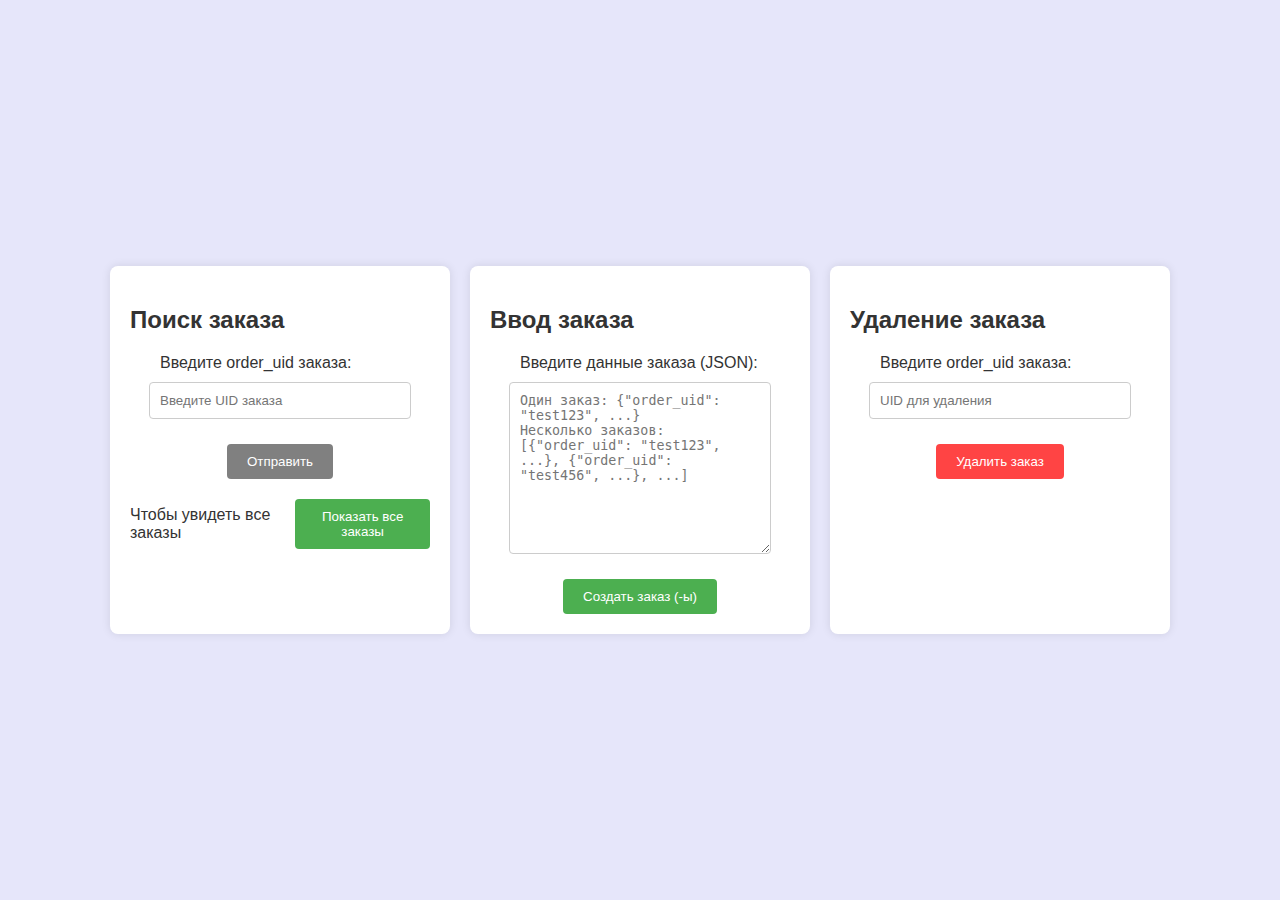
<file: L0/service/web/index.html>
<!DOCTYPE html>
<html lang="ru">

<head>
    <meta charset="UTF-8">
    <meta name="viewport" content="width=device-width, initial-scale=1.0">
    <title>Управление заказами</title>
    <style>
        body {
            margin: 0;
            padding: 0;
            font-family: Arial, sans-serif;
            background-color: #E6E6FA;
            display: flex;
            justify-content: center;
            align-items: center;
            min-height: 100vh;
            font-size: 16px;
        }

        .main-container {
            display: flex;
            gap: 20px;
            padding: 20px;
        }

        .window {
            background-color: white;
            padding: 20px;
            border-radius: 8px;
            box-shadow: 0 0 10px rgba(0, 0, 0, 0.1);
            width: 300px;
        }

        .form-group {
            display: flex;
            flex-direction: column;
            align-items: center;
            gap: 10px;
            margin-top: 20px;
        }
    </style>
</head>

<body>
    <div class="main-container">
        <!-- Левое окно (оригинал) -->
        <div class="window">
            <h2 style="font-size: 1.5rem; margin-bottom: 20px; color: #333;">Поиск заказа</h2>
            <form class="form-group" action="/order/" method="GET">
                <label for="orderUid" style="display: block; text-align: left; width: 80%; color: #333;">
                    Введите order_uid заказа:
                </label>
                <input type="text" id="orderUid" name="order_uid"
                    style="padding: 10px; width: 80%; border: 1px solid #ccc; border-radius: 4px;" required
                    placeholder="Введите UID заказа">
                <button type="submit"
                    style="padding: 10px 20px; background-color: #808080; color: white; border: none; border-radius: 4px; cursor: pointer; margin-top: 15px;">
                    Отправить
                </button>
                <div id="error-message"
                    style="color: red; margin-top: 15px; text-align: left; width: 80%; display: none;"></div>
            </form>

            <div
                style="display: flex; align-items: center; justify-content: space-between; width: 100%; margin-top: 20px; gap: 20px;">
                <p style="margin: 0; font-size: 1rem; color: #333;">Чтобы увидеть все заказы</p>
                <button onclick="showAllOrders()"
                    style="padding: 10px 20px; background-color: #4CAF50; color: white; border: none; border-radius: 4px; cursor: pointer;">
                    Показать все заказы
                </button>
            </div>
        </div>

        <!-- Среднее окно (Ввод заказа) -->
        <div class="window">
            <h2 style="font-size: 1.5rem; margin-bottom: 20px; color: #333;">Ввод заказа</h2>
            <form class="form-group" id="createOrderForm">
                <label for="newOrder" style="display: block; text-align: left; width: 80%; color: #333;">
                    Введите данные заказа (JSON):
                </label>
                <textarea id="newOrder" style="
                padding: 10px;
                width: 80%;
                height: 150px;
                border: 1px solid #ccc;
                border-radius: 4px;
                font-family: monospace;
                resize: vertical;
            " required placeholder='Один заказ: {"order_uid": "test123", ...}
Несколько заказов: [{"order_uid": "test123", ...}, {"order_uid": "test456", ...}, ...]'></textarea>

                <button type="submit" style="
            padding: 10px 20px;
            background-color: #4CAF50;
            color: white;
            border: none;
            border-radius: 4px;
            cursor: pointer;
            margin-top: 15px;
        ">
                    Создать заказ (-ы)
                </button>

                <div id="create-error" style="
            color: red;
            margin-top: 15px;
            text-align: left;
            width: 80%;
            display: none;
        "></div>

                <div id="create-success" style="
            color: green;
            margin-top: 15px;
            text-align: left;
            width: 80%;
            display: none;
        "></div>
            </form>
        </div>

        <!-- Правое окно (Удаление заказа) -->
        <div class="window">
            <h2 style="font-size: 1.5rem; margin-bottom: 20px; color: #333;">Удаление заказа</h2>
            <form class="form-group" id="deleteOrderForm">
                <label for="deleteOrder" style="display: block; text-align: left; width: 80%; color: #333;">
                    Введите order_uid заказа:
                </label>
                <input type="text" id="deleteOrder"
                    style="padding: 10px; width: 80%; border: 1px solid #ccc; border-radius: 4px;" required
                    placeholder="UID для удаления">

                <button type="submit" style="
 padding: 10px 20px;
 background-color: #ff4444;
 color: white;
 border: none;
 border-radius: 4px;
 cursor: pointer;
 margin-top: 15px;
 ">
                    Удалить заказ
                </button>

                <div id="delete-error" style="
 color: red;
 margin-top: 15px;
 text-align: left;
 width: 80%;
 display: none;
 "></div>

                <div id="delete-success" style="
 color: green;
 margin-top: 15px;
 text-align: left;
 width: 80%;
 display: none;
 "></div>
            </form>
        </div>

        <script>
            // Финальный исправленный обработчик создания заказа
            document.getElementById('createOrderForm').addEventListener('submit', async function (e) {
                e.preventDefault();
                const textarea = document.getElementById('newOrder');
                const errorDiv = document.getElementById('create-error');
                const successDiv = document.getElementById('create-success');

                errorDiv.style.display = 'none';
                successDiv.style.display = 'none';

                try {
                    // Валидация JSON - как массив
                    let jsonData = JSON.parse(textarea.value);

                    // если пришел объект - оборачиваем в массив
                    // если пришел массив - оставляем как есть
                    if (!Array.isArray(jsonData)) {
                        jsonData = [jsonData];
                    }

                    const response = await fetch('/order', {
                        method: 'POST',
                        headers: {
                            'Content-Type': 'application/json'
                        },
                        // отправка - всегда массив
                        body: JSON.stringify(jsonData)
                    });

                    const responseStatus = response.status;
                    const responseText = await response.text();

                    if (!response.ok) {
                        throw new Error(`HTTP error ${responseStatus}: ${responseText || 'Нет дополнительной информации'}`);
                    }

                    // Успешное создание
                    successDiv.style.display = 'block';
                    textarea.value = '';

                    // ОБРАБОТКА ОТВЕТА - теперь это массив результатов
                    if (responseText) {
                        try {
                            const results = JSON.parse(responseText);
                    
                            if (Array.isArray(results)) {
                                // Обрабатываем массив результатов
                                const successCount = results.filter(r => r.status === 'success').length;
                                const conflictCount = results.filter(r => r.status === 'conflict').length;
                                const errorCount = results.filter(r => r.status === 'error' || r.status === 'bad_request').length;
                        
                                successDiv.innerHTML = `
                                    Обработано заказов: ${results.length}<br>
                                    Успешно: ${successCount}<br>
                                    Дубликатов: ${conflictCount}<br>
                                    Ошибок: ${errorCount}
                                `;
                        
                                // Если есть ошибки - показываем детали
                                if (errorCount > 0) {
                                    const errorOrders = results.filter(r => r.status === 'error' || r.status === 'bad_request');
                                    successDiv.innerHTML += `<br><br><strong>Детали ошибок:</strong>`;
                                    errorOrders.forEach((order, index) => {
                                        successDiv.innerHTML += `<br>${index + 1}. ${order.order_uid}: ${order.message}`;
                                    });
                                }
                        
                                // Показываем дубликаты (если есть)
                                if (conflictCount > 0) {
                                    const conflictOrders = results.filter(r => r.status === 'conflict');
                                    successDiv.innerHTML += `<br><br><strong>Дубликаты:</strong>`;
                                    conflictOrders.forEach((order, index) => {
                                        successDiv.innerHTML += `<br>${index + 1}. ${order.order_uid}: ${order.message}`;
                                    });
                                }
                        
                                // Показываем UID успешно созданных заказов
                                const successOrders = results.filter(r => r.status === 'success');
                                if (successOrders.length > 0) {
                                    successDiv.innerHTML += `<br><br><strong>Созданные заказы:</strong>`;
                                    successOrders.forEach((order, index) => {
                                        successDiv.innerHTML += `<br>${index + 1}. ${order.order_uid}`;
                                    });
                                }
                            } else {
                                // На случай если ответ не массив (для обратной совместимости)
                                successDiv.innerHTML = 'Заказ успешно создан!';
                                if (results.order_uid) {
                                    successDiv.innerHTML += `<br>UID: ${results.order_uid}`;
                                }
                            }
                        } catch {
                            successDiv.innerHTML += `<br>Ответ сервера: ${responseText}`;
                        }
                    }

                } catch (error) {
                    errorDiv.innerText = `Ошибка: ${error.message.replace('JSON.parse:', '').trim()}`;
                    errorDiv.style.display = 'block';
                }
            });
        </script>

        <script>
            // Обработчик для формы удаления заказа
            document.getElementById('deleteOrderForm').addEventListener('submit', async function (e) {
                e.preventDefault();
                const input = document.getElementById('deleteOrder');
                const errorDiv = document.getElementById('delete-error');
                const successDiv = document.getElementById('delete-success');

                errorDiv.style.display = 'none';
                successDiv.style.display = 'none';

                const orderUID = input.value.trim();

                if (!orderUID) {
                    errorDiv.innerText = 'Пожалуйста, введите order_uid';
                    errorDiv.style.display = 'block';
                    return;
                }

                try {
                    const response = await fetch(`/order/${orderUID}`, {
                        method: 'DELETE'
                    });

                    const responseText = await response.text();

                    if (!response.ok) {
                        throw new Error(`HTTP error ${response.status}: ${responseText}`);
                    }

                    successDiv.innerText = `Заказ ${orderUID} успешно удален`;
                    successDiv.style.display = 'block';
                    input.value = '';

                } catch (error) {
                    errorDiv.innerText = `Ошибка: ${error.message}`;
                    errorDiv.style.display = 'block';
                }
            });
        </script>

        <script>
            // Оригинальный скрипт для левого окна
            document.querySelector('.window:first-child form').addEventListener('submit', function (e) {
                e.preventDefault();
                const orderUid = document.querySelector('#orderUid').value.trim();

                if (!orderUid) {
                    document.querySelector('#error-message').innerText = 'Параметр order_uid обязателен';
                    document.querySelector('#error-message').style.display = 'block';
                    return;
                }

                document.querySelector('#error-message').style.display = 'none';
                window.location.href = `/order/${orderUid}`;
            });

            function showAllOrders() {
                window.location.href = '/orders';
            }
        </script>
</body>

</html>
</file>
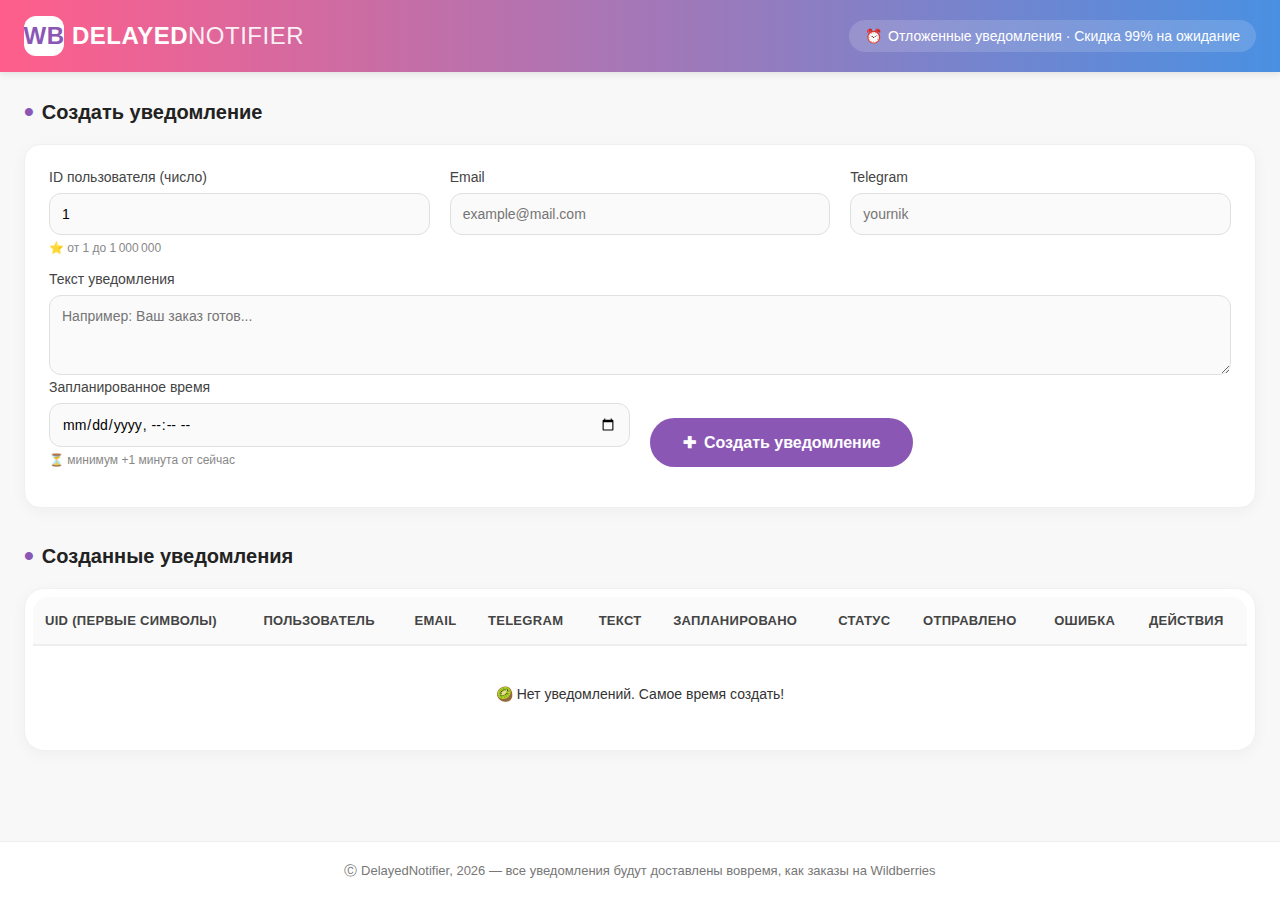
<file: L3/l3.1/web/index.html>
<!DOCTYPE html>
<html lang="ru">
<head>
    <meta charset="UTF-8">
    <meta name="viewport" content="width=device-width, initial-scale=1.0">
    <title>DelayedNotifier — как Wildberries, только для уведомлений</title>
    <style>
        /* Стили остаются без изменений, добавлены стили для .copy-btn */
        * {
            margin: 0;
            padding: 0;
            box-sizing: border-box;
            font-family: -apple-system, BlinkMacSystemFont, 'Segoe UI', Roboto, Helvetica, Arial, sans-serif;
        }

        body {
            background: #f8f8f8;
            min-height: 100vh;
            display: flex;
            flex-direction: column;
        }

        .wb-header {
            background: linear-gradient(90deg, #ff5e8b, #4a90e2);
            color: white;
            padding: 16px 24px;
            box-shadow: 0 2px 8px rgba(0,0,0,0.1);
            display: flex;
            align-items: center;
            gap: 16px;
            flex-wrap: wrap;
        }

        .logo {
            display: flex;
            align-items: center;
            gap: 8px;
            font-weight: 700;
            font-size: 24px;
            letter-spacing: 0.5px;
        }

        .logo-icon {
            background: white;
            color: #8b57b5;
            width: 40px;
            height: 40px;
            border-radius: 12px;
            display: flex;
            align-items: center;
            justify-content: center;
            font-size: 24px;
            font-weight: 800;
        }

        .logo-text {
            text-transform: uppercase;
        }

        .logo-text span {
            font-weight: 300;
            opacity: 0.9;
        }

        .header-tagline {
            margin-left: auto;
            background: rgba(255,255,255,0.15);
            padding: 8px 16px;
            border-radius: 40px;
            font-size: 14px;
            display: flex;
            align-items: center;
            gap: 6px;
        }

        .container {
            max-width: 1400px;
            width: 100%;
            margin: 0 auto;
            padding: 24px;
            flex: 1;
        }

        h2 {
            font-size: 20px;
            font-weight: 600;
            margin-bottom: 16px;
            color: #222;
            display: flex;
            align-items: center;
            gap: 8px;
        }

        h2:before {
            content: "•";
            color: #8b57b5;
            font-size: 28px;
        }

        .form-card {
            background: white;
            border-radius: 16px;
            box-shadow: 0 4px 16px rgba(0,0,0,0.04);
            padding: 24px;
            margin-bottom: 32px;
            border: 1px solid #f0f0f0;
        }

        .form-row {
            display: flex;
            gap: 20px;
            flex-wrap: wrap;
            margin-bottom: 16px;
        }

        .form-group {
            flex: 1 1 200px;
        }

        label {
            display: block;
            margin-bottom: 8px;
            font-weight: 500;
            font-size: 14px;
            color: #444;
        }

        input[type="text"],
        input[type="number"],
        input[type="email"],
        input[type="datetime-local"],
        textarea {
            width: 100%;
            padding: 12px;
            border: 1px solid #e0e0e0;
            border-radius: 12px;
            font-size: 14px;
            transition: 0.2s;
            background: #fafafa;
        }

        input:focus,
        textarea:focus {
            outline: none;
            border-color: #8b57b5;
            background: white;
            box-shadow: 0 0 0 3px rgba(139, 87, 181, 0.1);
        }

        textarea {
            resize: vertical;
            min-height: 80px;
        }

        .note {
            font-size: 12px;
            color: #888;
            margin-top: 6px;
        }

        .wb-button {
            background: #8b57b5;
            color: white;
            border: none;
            padding: 14px 32px;
            border-radius: 40px;
            font-weight: 600;
            font-size: 16px;
            cursor: pointer;
            transition: background 0.2s, transform 0.1s;
            display: inline-flex;
            align-items: center;
            gap: 8px;
            border: 1px solid transparent;
        }

        .wb-button:hover {
            background: #7a49a3;
        }

        .wb-button:active {
            transform: scale(0.98);
        }

        .wb-button.secondary {
            background: white;
            color: #8b57b5;
            border: 1px solid #8b57b5;
            padding: 8px 16px;
            font-size: 14px;
        }

        .wb-button.secondary:hover {
            background: #f3edf9;
        }

        .delete-btn {
            background: #dc3545;
            color: white;
            border: none;
            padding: 8px 14px;
            border-radius: 30px;
            font-size: 13px;
            font-weight: 500;
            cursor: pointer;
            transition: background 0.2s;
        }

        .delete-btn:hover {
            background: #c82333;
        }

        .refresh-btn {
            background: #28a745;
            color: white;
            border: none;
            padding: 8px 14px;
            border-radius: 30px;
            font-size: 13px;
            font-weight: 500;
            cursor: pointer;
            transition: background 0.2s;
        }

        .refresh-btn:hover {
            background: #218838;
        }

        .copy-btn {
            background: none;
            border: none;
            cursor: pointer;
            font-size: 16px;
            margin-left: 8px;
            padding: 2px 6px;
            border-radius: 4px;
            transition: background 0.2s;
        }
        .copy-btn:hover {
            background: #f0f0f0;
        }

        .table-wrapper {
            background: white;
            border-radius: 20px;
            box-shadow: 0 4px 16px rgba(0,0,0,0.04);
            padding: 8px;
            border: 1px solid #f0f0f0;
            overflow-x: auto;
        }

        table {
            width: 100%;
            border-collapse: collapse;
            border-radius: 16px;
            overflow: hidden;
        }

        th {
            text-align: left;
            padding: 16px 12px;
            background: #fafafa;
            color: #444;
            font-weight: 600;
            font-size: 13px;
            text-transform: uppercase;
            letter-spacing: 0.3px;
            border-bottom: 2px solid #eee;
        }

        td {
            padding: 16px 12px;
            border-bottom: 1px solid #f0f0f0;
            vertical-align: middle;
            font-size: 14px;
            color: #333;
        }

        tr:last-child td {
            border-bottom: none;
        }

        tr:hover td {
            background: #fafafa;
        }

        .status-badge {
            display: inline-block;
            padding: 6px 12px;
            border-radius: 40px;
            font-size: 12px;
            font-weight: 600;
            text-transform: uppercase;
            letter-spacing: 0.3px;
        }

        .status-scheduled { 
            background: #fff3e0; 
            color: #b45b0f; 
        }
        .status-publishing { 
            background: #cfe2ff; 
            color: #084298; 
        }
        .status-sent { 
            background: #e3f5e3; 
            color: #1e7e34; 
        }
        .status-failed { 
            background: #ffe6e6; 
            color: #b02a37; 
        }
        .status-cancelled { 
            background: #e9ecef; 
            color: #495057; 
        }

        .last-error {
            color: #dc3545;
            font-size: 12px;
            max-width: 200px;
            word-break: break-word;
        }

        .actions {
            display: flex;
            gap: 8px;
            flex-wrap: wrap;
        }

        .wb-footer {
            background: white;
            border-top: 1px solid #eee;
            padding: 20px 24px;
            text-align: center;
            color: #777;
            font-size: 13px;
            margin-top: 40px;
        }

        .uid-short {
            font-family: monospace;
            background: #f0f0f0;
            padding: 2px 6px;
            border-radius: 12px;
            font-size: 12px;
            cursor: pointer;
        }
        .uid-short:hover {
            background: #e0e0e0;
        }
    </style>
</head>
<body>
    <!-- Шапка Wildberries -->
    <header class="wb-header">
        <div class="logo">
            <div class="logo-icon">WB</div>
            <div class="logo-text">Delayed<span>Notifier</span></div>
        </div>
        <div class="header-tagline">
            <span>⏰</span> Отложенные уведомления · Скидка 99% на ожидание
        </div>
    </header>

    <div class="container">
        <!-- Форма создания -->
        <h2>Создать уведомление</h2>
        <div class="form-card">
            <form id="createForm">
                <div class="form-row">
                    <div class="form-group">
                        <label>ID пользователя (число)</label>
                        <input type="number" id="user_id" name="user_id" min="1" max="1000000" value="1" required
                               placeholder="например, 12345">
                        <div class="note">⭐ от 1 до 1 000 000</div>
                    </div>
                    <div class="form-group">
                        <label>Email</label>
                        <input type="email" id="email" name="email" placeholder="example@mail.com">
                    </div>
                    <div class="form-group">
                        <label>Telegram</label>
                        <input type="text" id="telegram" name="telegram" placeholder="yournik">
                    </div>
                </div>
                <div class="form-group">
                    <label>Текст уведомления</label>
                    <textarea id="content" name="content" required placeholder="Например: Ваш заказ готов..."></textarea>
                </div>
                <div class="form-row">
                    <div class="form-group">
                        <label>Запланированное время</label>
                        <input type="datetime-local" id="send_for" name="send_for" required>
                        <div class="note">⏳ минимум +1 минута от сейчас</div>
                    </div>
                    <div class="form-group" style="display: flex; align-items: flex-end;">
                        <button type="submit" class="wb-button">
                            <span>✚</span> Создать уведомление
                        </button>
                    </div>
                </div>
            </form>
        </div>

        <!-- Таблица уведомлений -->
        <h2>Созданные уведомления</h2>
        <div class="table-wrapper">
            <table id="notificationsTable">
                <thead>
                    <tr>
                        <th>UID (первые символы)</th>
                        <th>Пользователь</th>
                        <th>Email</th>
                        <th>Telegram</th>
                        <th>Текст</th>
                        <th>Запланировано</th>
                        <th>Статус</th>
                        <th>Отправлено</th>
                        <th>Ошибка</th>
                        <th>Действия</th>
                    </tr>
                </thead>
                <tbody id="notificationsBody">
                    <!-- JS заполнит -->
                </tbody>
            </table>
        </div>
    </div>

    <footer class="wb-footer">
        Ⓒ DelayedNotifier, 2026 — все уведомления будут доставлены вовремя, как заказы на Wildberries
    </footer>

    <script>
        // --- Скрипт с поддержкой отмены (уведомление остаётся в таблице со статусом cancelled) ---
        const STORAGE_KEY = 'delayedNotifier_notifications_v3';

        let notifications = [];

        document.addEventListener('DOMContentLoaded', () => {
            loadFromStorage();
            renderTable();
            setInterval(refreshAllStatuses, 5000);
        });

        function saveToStorage() {
            localStorage.setItem(STORAGE_KEY, JSON.stringify(notifications));
        }

        function loadFromStorage() {
            const stored = localStorage.getItem(STORAGE_KEY);
            if (stored) {
                try {
                    notifications = JSON.parse(stored);
                } catch (e) {
                    console.error('Ошибка загрузки из localStorage', e);
                    notifications = [];
                }
            }
        }

        function validateForm(user_id, email, telegram, send_for) {
            if (user_id < 1 || user_id > 1000000) {
                alert('ID пользователя должно быть числом от 1 до 1 000 000.');
                return false;
            }
            if (!email.trim() && !telegram.trim()) {
                alert('Укажите хотя бы один канал: Email или Telegram.');
                return false;
            }
            const scheduledTime = new Date(send_for);
            const now = new Date();
            const minTime = new Date(now.getTime() + 60 * 1000);
            if (scheduledTime < minTime) {
                alert('Время отправки должно быть не раньше, чем через 1 минуту от текущего момента.');
                return false;
            }
            return true;
        }

        document.getElementById('createForm').addEventListener('submit', async (e) => {
            e.preventDefault();

            const user_id = parseInt(document.getElementById('user_id').value, 10);
            const email = document.getElementById('email').value.trim();
            const telegram = document.getElementById('telegram').value.trim();
            const content = document.getElementById('content').value.trim();
            const send_for_local = document.getElementById('send_for').value;

            if (!send_for_local) {
                alert('Укажите дату и время отправки.');
                return;
            }

            if (!validateForm(user_id, email, telegram, send_for_local)) {
                return;
            }

            const localDate = new Date(send_for_local + ':00');
            const send_for_iso = localDate.toISOString();

            const channels = [];
            if (email) channels.push('email');
            if (telegram) channels.push('telegram');

            const payload = {
                user_id: user_id,
                channel: channels,
                content: content,
                send_for: send_for_iso
            };

            try {
                const response = await fetch('/notify/', {
                    method: 'POST',
                    headers: { 'Content-Type': 'application/json' },
                    body: JSON.stringify(payload)
                });

                if (!response.ok) {
                    throw new Error(`HTTP error ${response.status}`);
                }

                const result = await response.json();
                if (!result.uid) {
                    throw new Error('Сервер не вернул UID');
                }

                const newNotification = {
                    uid: result.uid,
                    user_id: user_id,
                    email: email,
                    telegram: telegram,
                    content: content,
                    send_for: send_for_iso,
                    status: 'scheduled',
                    send_at: null,
                    last_error: ''
                };
                notifications.push(newNotification);
                saveToStorage();
                renderTable();

                fetchNotificationStatus(result.uid);

                e.target.reset();
                document.getElementById('user_id').value = 1;

            } catch (error) {
                alert('Ошибка при создании уведомления: ' + error.message);
            }
        });

        async function fetchNotificationStatus(uid) {
            try {
                const response = await fetch(`/notify/${uid}`);
                if (!response.ok) {
                    if (response.status === 404) {
                        // Если уведомление не найдено на сервере, удаляем из локального списка
                        notifications = notifications.filter(n => n.uid !== uid);
                        saveToStorage();
                        renderTable();
                        return;
                    }
                    throw new Error(`HTTP error ${response.status}`);
                }
                const data = await response.json();
                const index = notifications.findIndex(n => n.uid === uid);
                if (index !== -1) {
                    // Обновляем все поля, которые могли измениться
                    notifications[index].status = data.status || notifications[index].status;
                    notifications[index].send_at = data.send_at || null;
                    notifications[index].last_error = data.last_error || '';
                    saveToStorage();
                    renderTable();
                }
            } catch (error) {
                console.error(`Ошибка получения статуса для UID ${uid}:`, error);
            }
        }

        async function refreshAllStatuses() {
            for (const n of notifications) {
                await fetchNotificationStatus(n.uid);
            }
        }

        // Новая функция отмены: не удаляет уведомление, а обновляет его статус на "cancelled"
        async function cancelNotification(uid) {
            if (!confirm('Отменить уведомление?')) return;
            try {
                const response = await fetch(`/notify/${uid}`, { method: 'DELETE' });
                if (!response.ok && response.status !== 404) {
                    throw new Error(`HTTP error ${response.status}`);
                }
                
                // Находим индекс уведомления в массиве
                const index = notifications.findIndex(n => n.uid === uid);
                if (index !== -1) {
                    // Если сервер вернул 404, возможно, уведомление уже удалено, но мы всё равно пометим его как cancelled
                    // или можно просто удалить из списка, но по условию мы хотим оставить.
                    // Лучше получить актуальные данные с сервера, но для простоты поставим статус "cancelled".
                    // В реальном проекте можно было бы повторно запросить /notify/{uid}, но это замедлит интерфейс.
                    notifications[index].status = 'cancelled';
                    // Также можно очистить поле last_error, если нужно
                    // notifications[index].last_error = '';
                    saveToStorage();
                    renderTable();
                }
            } catch (error) {
                alert('Ошибка при отмене: ' + error.message);
            }
        }

        function copyToClipboard(text) {
            navigator.clipboard.writeText(text).then(() => {
                alert('UUID скопирован: ' + text);
            }).catch(err => {
                console.error('Ошибка копирования:', err);
                // Fallback для старых браузеров
                const textarea = document.createElement('textarea');
                textarea.value = text;
                document.body.appendChild(textarea);
                textarea.select();
                document.execCommand('copy');
                document.body.removeChild(textarea);
                alert('UUID скопирован (через fallback): ' + text);
            });
        }

        function formatDate(value) {
            if (value == null) return '-';
            if (typeof value !== 'string') return '-';
            const d = new Date(value);
            return isNaN(d.getTime()) ? '-' : d.toLocaleString();
        }

        function shortenUid(uid) {
            if (!uid) return '-';
            return uid.substring(0, 8) + '…';
        }

        function renderTable() {
            const tbody = document.getElementById('notificationsBody');
            tbody.innerHTML = '';

            if (notifications.length === 0) {
                tbody.innerHTML = '<tr><td colspan="10" style="text-align:center; padding: 40px;">🥝 Нет уведомлений. Самое время создать!</td></tr>';
                return;
            }

            // Сортируем по запланированному времени (от ближайших к дальним)
            notifications.sort((a, b) => new Date(a.send_for) - new Date(b.send_for));

            for (const n of notifications) {
                const row = document.createElement('tr');
                const safeContent = n.content.replace(/"/g, '&quot;');
                row.innerHTML = `
                    <td>
                        <span class="uid-short" title="${n.uid}" onclick="copyToClipboard('${n.uid}')">${shortenUid(n.uid)}</span>
                        <button class="copy-btn" onclick="copyToClipboard('${n.uid}')" title="Скопировать UUID">📋</button>
                    </td>
                    <td>${n.user_id}</td>
                    <td>${n.email || '-'}</td>
                    <td>${n.telegram || '-'}</td>
                    <td title="${safeContent}">${n.content.length > 30 ? n.content.substring(0, 27) + '...' : n.content}</td>
                    <td>${formatDate(n.send_for)}</td>
                    <td><span class="status-badge status-${n.status}">${n.status || 'unknown'}</span></td>
                    <td>${formatDate(n.send_at)}</td>
                    <td>${n.last_error ? `<div class="last-error">${n.last_error}</div>` : '-'}</td>
                    <td class="actions">
                        <button class="refresh-btn" onclick="fetchNotificationStatus('${n.uid}')">⟳</button>
                        <button class="delete-btn" onclick="cancelNotification('${n.uid}')" title="Отменить уведомление">✕</button>
                    </td>
                `;
                tbody.appendChild(row);
            }
        }

        // Экспортируем функции в глобальную область для onclick
        window.fetchNotificationStatus = fetchNotificationStatus;
        window.cancelNotification = cancelNotification;
        window.copyToClipboard = copyToClipboard;
    </script>
</body>
</html>
</file>
